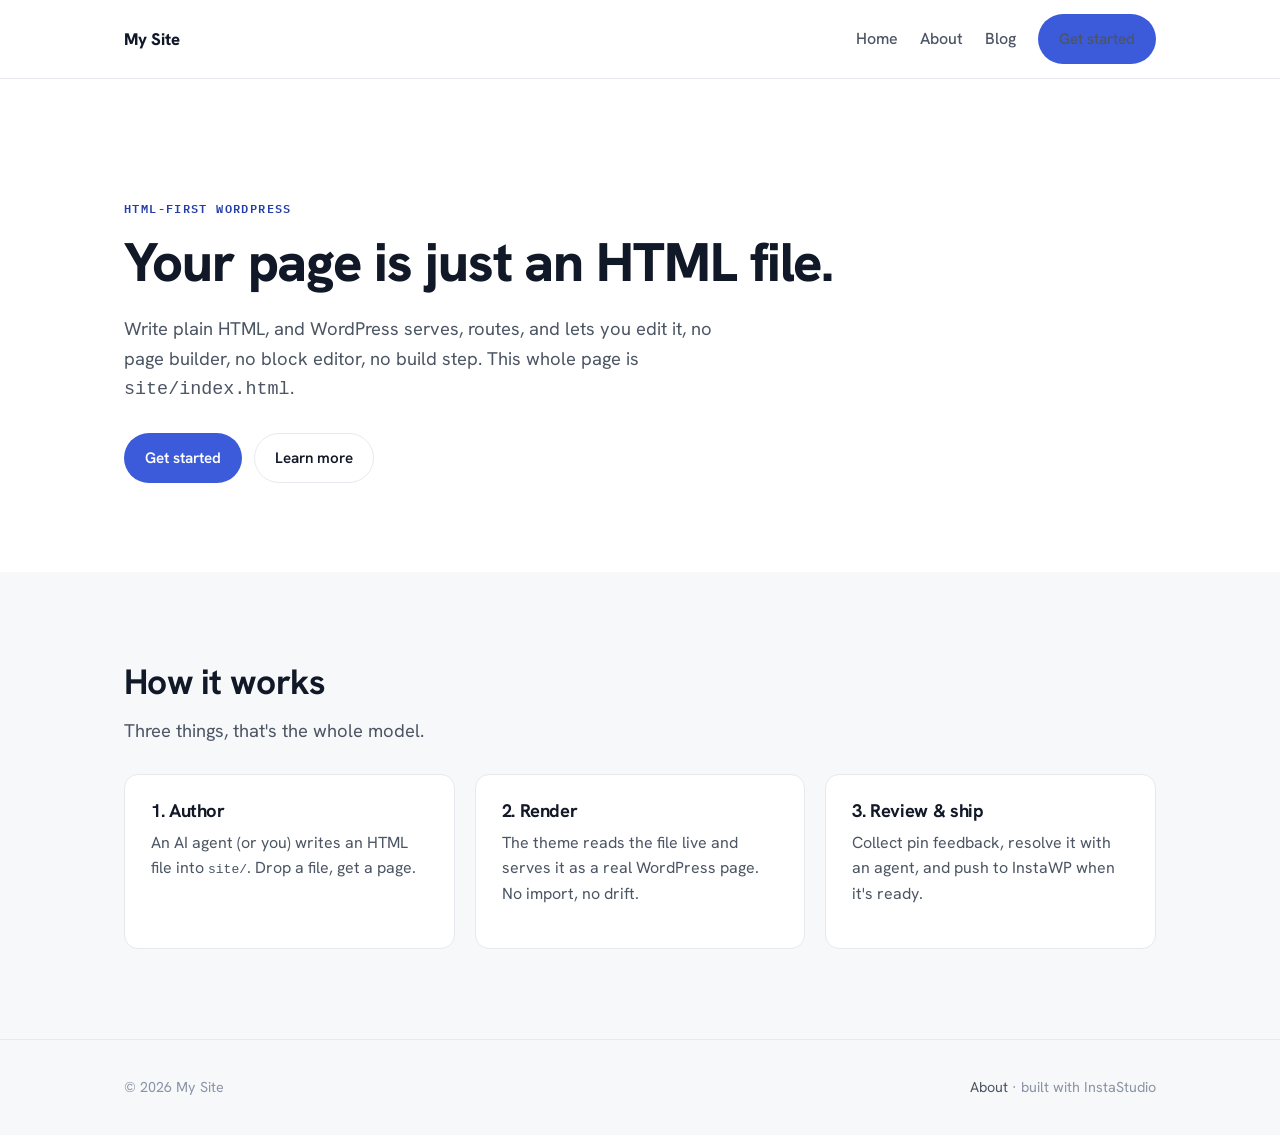
<file: site/index.html>
<!DOCTYPE html>
<html lang="en">
<head>
<meta charset="UTF-8">
<meta name="viewport" content="width=device-width, initial-scale=1.0">
<title>My Site · Built with InstaStudio</title>
<meta name="description" content="A starter home page for an HTML-first WordPress site. Edit this file; the theme renders it live.">
<link rel="stylesheet" href="assets/style.css">
<style id="vh">
/* page-specific styles go in this inline block (the theme carries it) */
.hero .eyebrow{margin-bottom:14px;display:inline-block}
</style>
</head>
<body>

<!-- The theme provides the real nav/footer via assets/chrome.js; these two
     markers tell the renderer where your page BODY starts and ends. -->
<div id="site-nav"></div>

<section class="hero">
  <div class="wrap">
    <span class="eyebrow">HTML-first WordPress</span>
    <h1>Your page is just an HTML file.</h1>
    <p class="lead">Write plain HTML, and WordPress serves, routes, and lets you edit it, no page builder, no block editor, no build step. This whole page is <code>site/index.html</code>.</p>
    <div class="cta">
      <a class="btn" href="#">Get started</a>
      <a class="btn ghost" href="about.html">Learn more</a>
    </div>
  </div>
</section>

<section class="section alt">
  <div class="wrap">
    <h2>How it works</h2>
    <p class="lead">Three things, that's the whole model.</p>
    <div class="grid" style="margin-top:28px">
      <div class="card"><h3>1. Author</h3><p>An AI agent (or you) writes an HTML file into <code>site/</code>. Drop a file, get a page.</p></div>
      <div class="card"><h3>2. Render</h3><p>The theme reads the file live and serves it as a real WordPress page. No import, no drift.</p></div>
      <div class="card"><h3>3. Review &amp; ship</h3><p>Collect pin feedback, resolve it with an agent, and push to InstaWP when it's ready.</p></div>
    </div>
  </div>
</section>

<div id="site-footer"></div>

<script src="assets/chrome.js"></script>
</body>
</html>
</file>
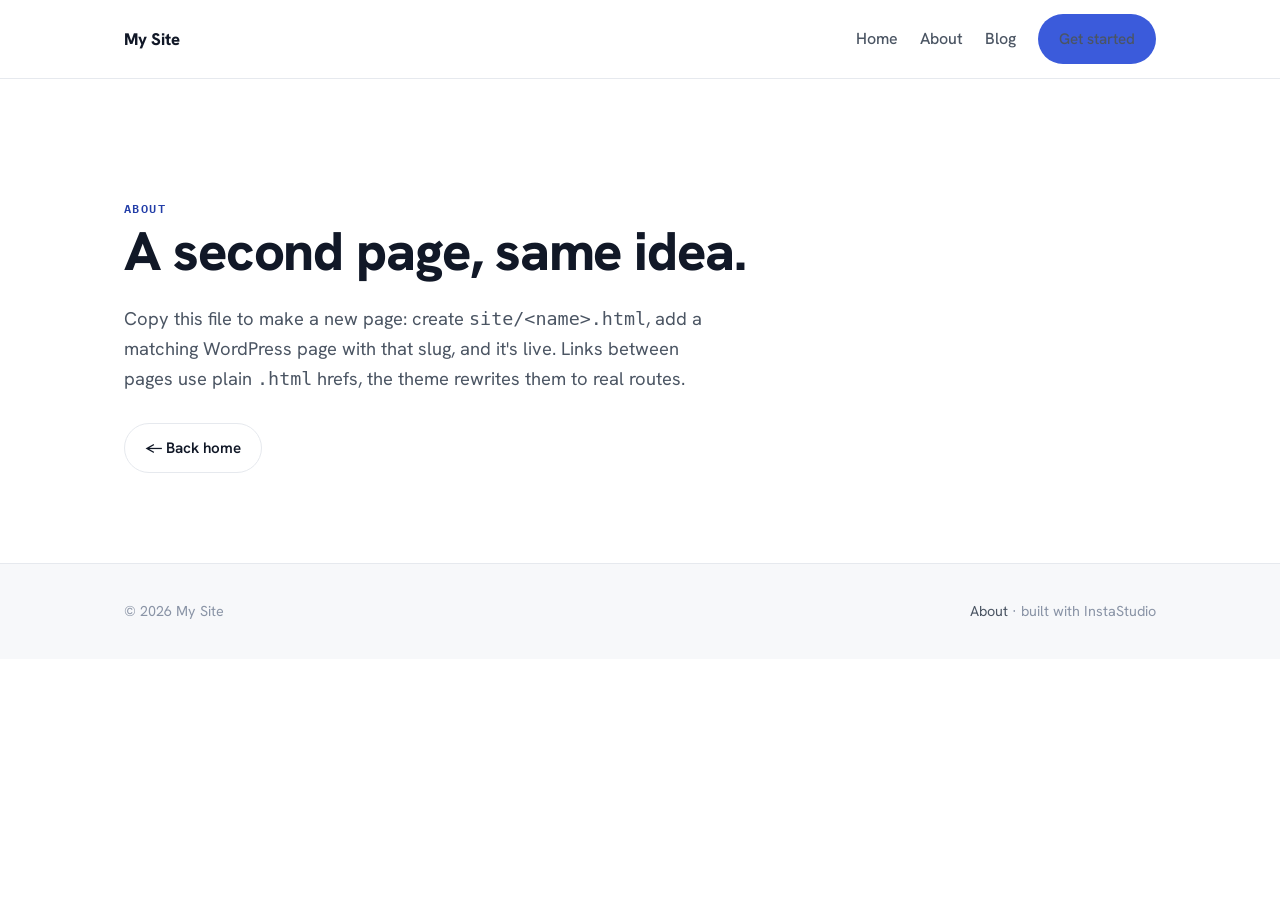
<file: site/about.html>
<!DOCTYPE html>
<html lang="en">
<head>
<meta charset="UTF-8">
<meta name="viewport" content="width=device-width, initial-scale=1.0">
<title>About · My Site</title>
<meta name="description" content="About this starter site.">
<link rel="stylesheet" href="assets/style.css">
</head>
<body>

<div id="site-nav"></div>

<section class="hero">
  <div class="wrap">
    <span class="eyebrow">About</span>
    <h1>A second page, same idea.</h1>
    <p class="lead">Copy this file to make a new page: create <code>site/&lt;name&gt;.html</code>, add a matching WordPress page with that slug, and it's live. Links between pages use plain <code>.html</code> hrefs, the theme rewrites them to real routes.</p>
    <div class="cta"><a class="btn ghost" href="index.html">&larr; Back home</a></div>
  </div>
</section>

<div id="site-footer"></div>

<script src="assets/chrome.js"></script>
</body>
</html>
</file>
<file: site/assets/style.css>
@import url('https://fonts.googleapis.com/css2?family=Hanken+Grotesk:wght@400;500;600;700;800&family=IBM+Plex+Mono:wght@400;500;600&display=swap');
/* InstaStudio starter skin — design tokens + base. Edit tokens here; the whole
   site follows. Keep it lightweight: plain CSS, no framework. See DESIGN.md. */
:root{
  --font:'Hanken Grotesk',system-ui,-apple-system,Segoe UI,Roboto,sans-serif;
  --mono:'IBM Plex Mono',ui-monospace,SFMono-Regular,Menlo,monospace;
  --bg:#ffffff; --surface:#f7f8fa; --border:#e6e9ee;
  --ink:#111827; --body:#4b5563; --muted:#8a94a6;
  --brand:#3b5bdb; --brand-ink:#233ea8;           /* swap for your brand */
  --radius:14px; --wrap:1080px; --sp:clamp(56px,7vw,104px);
}
*{box-sizing:border-box}
html{scroll-behavior:smooth}
body{margin:0;font-family:var(--font);color:var(--body);background:var(--bg);line-height:1.6;-webkit-font-smoothing:antialiased}
h1,h2,h3{color:var(--ink);line-height:1.15;letter-spacing:-.02em;margin:0 0 .4em}
h1{font-size:clamp(2.2rem,5vw,3.4rem);font-weight:800}
h2{font-size:clamp(1.6rem,3vw,2.2rem);font-weight:700}
p{margin:0 0 1rem}
a{color:var(--brand-ink);text-decoration:none}
a:hover{text-decoration:underline}
img{max-width:100%;height:auto;display:block}
.wrap{max-width:var(--wrap);margin:0 auto;padding:0 24px}
.section{padding:var(--sp) 0}
.section.alt{background:var(--surface)}
.eyebrow{font-family:var(--mono);font-size:.72rem;font-weight:600;letter-spacing:.12em;text-transform:uppercase;color:var(--brand-ink)}
.lead{font-size:1.15rem;color:var(--body);max-width:60ch}
.btn{display:inline-flex;align-items:center;gap:8px;font-weight:600;font-size:.95rem;padding:12px 20px;border-radius:100px;background:var(--brand);color:#fff;border:1px solid transparent;transition:.15s}
.btn:hover{background:var(--brand-ink);text-decoration:none}
.btn.ghost{background:transparent;color:var(--ink);border-color:var(--border)}
.grid{display:grid;gap:20px;grid-template-columns:repeat(auto-fit,minmax(240px,1fr))}
.card{background:var(--bg);border:1px solid var(--border);border-radius:var(--radius);padding:26px}
.card h3{font-size:1.15rem}
/* nav + footer (filled by assets/chrome.js) */
.nav{position:sticky;top:0;z-index:50;background:rgba(255,255,255,.9);backdrop-filter:blur(8px);border-bottom:1px solid var(--border)}
.nav .in{display:flex;align-items:center;justify-content:space-between;max-width:var(--wrap);margin:0 auto;padding:14px 24px}
.nav .brand{font-weight:800;color:var(--ink);font-size:1.05rem}
.nav .links{display:flex;align-items:center;gap:22px}
.nav .links a{color:var(--body);font-weight:500}
.nav .links a:hover{color:var(--ink);text-decoration:none}
.foot{border-top:1px solid var(--border);background:var(--surface)}
.foot .in{max-width:var(--wrap);margin:0 auto;padding:36px 24px;display:flex;justify-content:space-between;flex-wrap:wrap;gap:16px;color:var(--muted);font-size:.9rem}
.foot a{color:var(--body)}
.hero{padding:clamp(64px,9vw,128px) 0 var(--sp)}
.hero .lead{margin-top:14px}
.hero .cta{display:flex;gap:12px;margin-top:28px;flex-wrap:wrap}
@media(max-width:640px){.nav .links a:not(.btn){display:none}}
</file>
